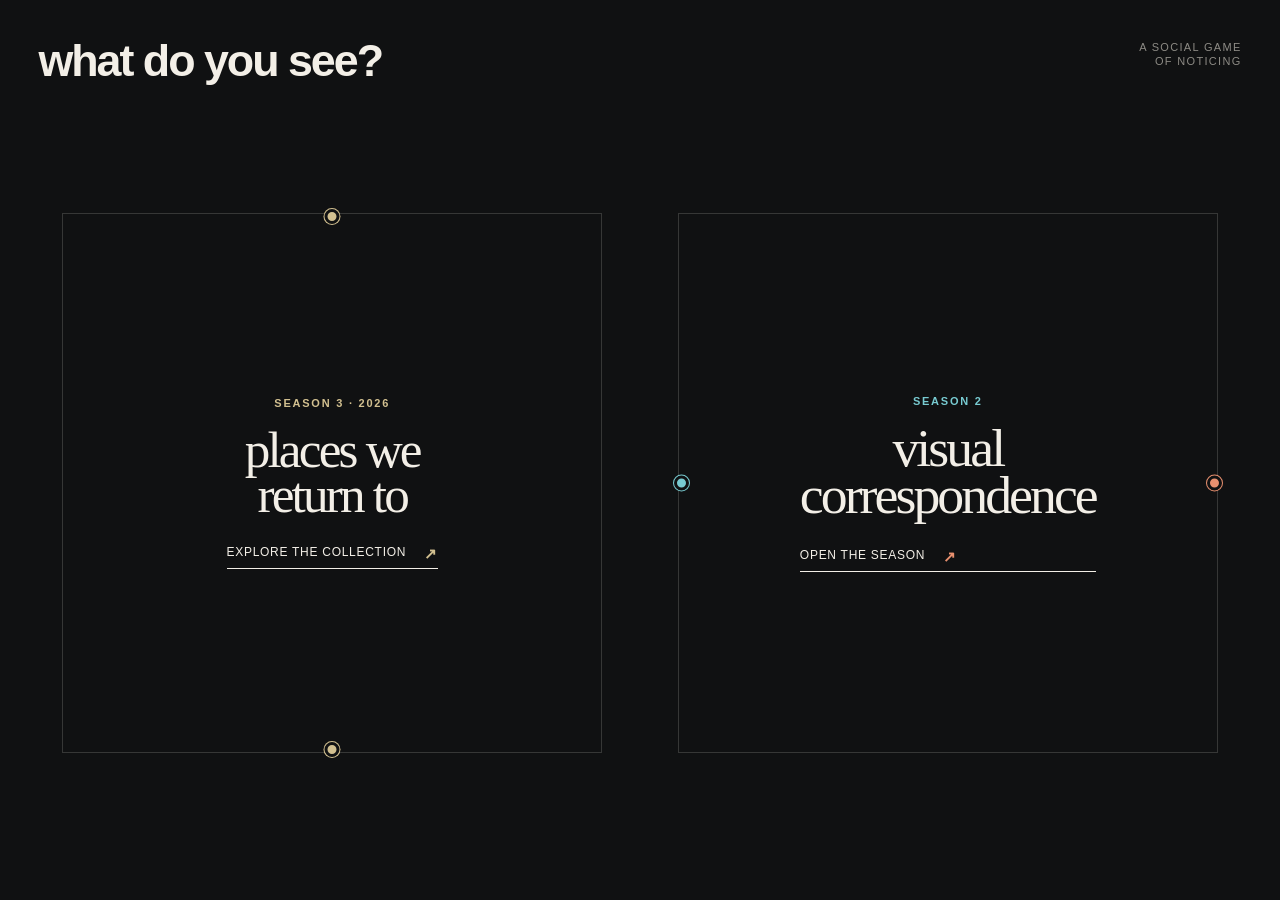
<file: finale-lab/index.html>
<!doctype html>
<html lang="ru">
  <head>
    <meta charset="UTF-8" />
    <meta name="viewport" content="width=device-width, initial-scale=1" />
    <meta name="theme-color" content="#101112" />
    <title>What Do You See?</title>
    <link rel="stylesheet" href="styles.css?v=home-5" />
  </head>
  <body>
    <main class="home home--dialogue" aria-label="What Do You See seasons">
      <header class="home-masthead">
        <h1 class="home-wordmark">what do you see?</h1>
        <p>a social game<br />of noticing</p>
      </header>

      <nav class="season-links" aria-label="Explore the seasons">
        <a class="dialogue dialogue--observation" href="season3/" aria-label="Open Season 3: Places we return to">
          <div class="dialogue-message">
            <span class="dialogue-kicker">Season 3 · 2026</span>
            <strong>places we<br />return to</strong>
            <span class="dialogue-open">explore the collection <b>↗</b></span>
          </div>
        </a>
        <a class="dialogue" href="season2/" aria-label="Open Season 2: visual correspondence">
          <div class="dialogue-message">
            <span class="dialogue-kicker">Season 2</span>
            <strong>visual<br />correspondence</strong>
            <span class="dialogue-open">open the season <b>↗</b></span>
          </div>
        </a>
      </nav>
    </main>
  </body>
</html>
</file>
<file: finale-lab/styles.css>
:root {
  --ink: #101112;
  --paper: #f3efe7;
  --muted: #8d8b85;
  --line: rgba(243, 239, 231, 0.17);
  --voice-a: #78cbd1;
  --voice-b: #e8906f;
}

* { box-sizing: border-box; }
html { background: var(--ink); }
body { margin: 0; background: var(--ink); color: var(--paper); font-family: ui-sans-serif, -apple-system, BlinkMacSystemFont, "Segoe UI", sans-serif; }
button { font: inherit; }

.home {
  min-height: 100svh;
  padding: clamp(22px, 3vw, 44px);
  overflow: hidden;
}
.home--dialogue { display: grid; grid-template-rows: auto 1fr; gap: 22px; }
.home-masthead { display: flex; align-items: flex-start; justify-content: space-between; gap: 24px; }
.home-wordmark {
  margin: 0;
  font-family: inherit;
  font-size: clamp(30px, 3.5vw, 52px);
  font-weight: 650;
  line-height: 1;
  letter-spacing: -.045em;
}
.home-masthead p { margin: 3px 0 0; color: var(--muted); font-size: 11px; line-height: 1.25; text-align: right; text-transform: uppercase; letter-spacing: .12em; }
.season-links { display: grid; grid-template-columns: repeat(2, minmax(0, 1fr)); align-items: center; gap: clamp(20px, 4vw, 60px); width: min(100%, 1180px); margin: auto; }
.dialogue {
  position: relative;
  display: grid;
  grid-template-columns: minmax(0, 1fr);
  place-items: center;
  width: 100%;
  min-height: 0;
  margin: auto;
  color: var(--paper);
  text-decoration: none;
  isolation: isolate;
}
.dialogue::before { content: ""; position: absolute; left: 50%; top: 50%; z-index: -1; width: min(42vw, 500px); height: 1px; background: linear-gradient(90deg, var(--voice-a), var(--line) 42%, var(--line) 58%, var(--voice-b)); transform: translate(-50%, -50%); }
.dialogue-message { position: relative; z-index: 2; grid-column: 1; justify-self: center; display: grid; place-content: center; width: min(100%, 540px); aspect-ratio: 1; padding: clamp(30px, 4vw, 56px); border: 1px solid var(--line); background: var(--ink); text-align: center; transition: border-color 220ms ease, transform 300ms ease; }
.dialogue-message::before,
.dialogue-message::after { content: ""; position: absolute; top: 50%; width: 9px; height: 9px; border: 3px solid var(--ink); border-radius: 50%; transform: translateY(-50%); }
.dialogue-message::before { left: -5px; background: var(--voice-a); box-shadow: 0 0 0 1px var(--voice-a); }
.dialogue-message::after { right: -5px; background: var(--voice-b); box-shadow: 0 0 0 1px var(--voice-b); }
.dialogue-kicker { display: block; margin-bottom: 18px; color: var(--voice-a); font-size: 11px; font-weight: 700; letter-spacing: .16em; text-transform: uppercase; }
.dialogue-message strong { display: block; max-width: 100%; font-family: Georgia, "Times New Roman", serif; font-size: clamp(40px, 4.2vw, 60px); font-weight: 400; line-height: .88; letter-spacing: -.055em; }
.dialogue-open { display: inline-flex; gap: 18px; margin-top: 28px; padding-bottom: 5px; border-bottom: 1px solid var(--paper); font-size: 12px; letter-spacing: .06em; text-transform: uppercase; }
.dialogue-open b { color: var(--voice-b); font-size: 15px; transition: transform 180ms ease; }
.dialogue:hover .dialogue-message { border-color: rgba(243, 239, 231, .45); transform: scale(1.015); }
.dialogue:hover .dialogue-open b { transform: translate(3px, -3px); }
.dialogue:focus-visible { outline: 1px solid var(--paper); outline-offset: 8px; }
.dialogue--observation { --voice-a: #d2c090; --voice-b: #d2c090; }
.dialogue--observation::before { width: 1px; height: 78%; background: linear-gradient(var(--voice-a), var(--line) 42%, var(--line) 58%, var(--voice-b)); }
.dialogue--observation .dialogue-message::before { top: -5px; left: 50%; transform: translateX(-50%); }
.dialogue--observation .dialogue-message::after { top: auto; right: auto; bottom: -5px; left: 50%; transform: translateX(-50%); }
.dialogue--observation .dialogue-message strong { font-size: clamp(40px, 4vw, 58px); }

.delta { min-height: 100svh; padding: clamp(28px, 6vw, 90px) clamp(20px, 7vw, 120px) 36px; }
.intro { max-width: 760px; margin: 0 auto clamp(36px, 7vw, 84px); }
.intro-meta { display: flex; align-items: center; justify-content: space-between; gap: 24px; margin-bottom: 22px; }
.eyebrow, .viewer-count, .pair-meta { color: var(--muted); }
.eyebrow { margin: 0; font-size: 11px; font-weight: 700; letter-spacing: .16em; }
h1 { margin: 0; max-width: 700px; font-family: Georgia, "Times New Roman", serif; font-size: clamp(38px, 6vw, 82px); font-weight: 400; line-height: 1.02; letter-spacing: -.035em; }
.about-season { display: grid; grid-template-columns: 142px minmax(0, 1fr); gap: 32px; margin-top: 42px; padding-top: 24px; border-top: 1px solid var(--line); }
.about-label { margin: 3px 0 0; color: var(--muted); font-size: 10px; font-weight: 700; letter-spacing: .14em; line-height: 1.4; }
.about-copy { max-width: 560px; }
.about-copy p { margin: 0; font-size: 16px; line-height: 1.62; }
.about-copy p + p { margin-top: 16px; }
.bot-credit { margin: 24px 0 0 174px; color: var(--muted); font-size: 13px; }
.bot-credit a { color: var(--paper); text-underline-offset: 3px; }
.bot-credit a:hover { color: var(--accent, #b4d76b); }
.language-switch { display: inline-flex; flex: 0 0 auto; padding: 3px; border: 1px solid var(--line); border-radius: 999px; }
.language-switch button { min-width: 38px; border: 0; border-radius: 999px; padding: 6px 9px; color: var(--muted); background: transparent; cursor: pointer; font-size: 11px; font-weight: 700; letter-spacing: .06em; }
.language-switch button[aria-pressed="true"] { color: var(--ink); background: var(--paper); }

.river-index { max-width: 1280px; margin: auto; }
.pair-grid { display: grid; grid-template-columns: repeat(4, minmax(0, 1fr)); gap: clamp(12px, 2vw, 28px); }
.pair { position: relative; min-height: 300px; padding: 0; overflow: hidden; border: 0; border-radius: 2px; background: #1d1e1d; color: var(--paper); cursor: pointer; text-align: left; isolation: isolate; }
.pair::after { content: ""; position: absolute; inset: 0; z-index: -1; background: linear-gradient(180deg, transparent 35%, rgba(0,0,0,.78) 100%); }
.pair:hover img, .pair:focus-visible img { transform: scale(1.035); }
.pair:focus-visible { outline: 2px solid var(--paper); outline-offset: 3px; }
.pair:disabled { cursor: default; opacity: .46; }
.pair:disabled:hover img { transform: none; }
.pair img { width: 100%; height: 100%; position: absolute; inset: 0; object-fit: cover; transition: transform 350ms ease; z-index: -2; }
.pair-copy { position: absolute; right: 15px; bottom: 14px; left: 15px; display: flex; align-items: end; justify-content: space-between; gap: 10px; }
.pair-label { font-family: Georgia, "Times New Roman", serif; font-size: 26px; letter-spacing: -.04em; }
.pair-meta { font-size: 12px; }
.thread { position: absolute; top: 0; bottom: 0; left: 12px; width: 3px; background: var(--accent); }
.pair.done .thread::after { content: ""; position: absolute; bottom: 10px; left: -3px; width: 9px; height: 9px; border-radius: 50%; background: var(--accent); }
.pair:not(.done) .thread::after { content: ""; position: absolute; bottom: 8px; left: -4px; width: 9px; height: 9px; border: 2px solid var(--accent); border-radius: 50%; background: var(--ink); }
.delta-footer { display: flex; justify-content: space-between; gap: 24px; max-width: 1280px; margin: 32px auto 0; color: var(--muted); font-size: 12px; line-height: 1.5; }

.viewer { display: none; min-height: 100svh; background: var(--ink); }
.viewer.open { display: block; }
.viewer-topbar { position: fixed; inset: 0 0 auto; z-index: 4; display: grid; grid-template-columns: 1fr auto 1fr; align-items: center; min-height: 68px; padding: 12px clamp(16px, 3vw, 38px); border-bottom: 1px solid var(--line); background: rgba(16, 17, 18, .96); backdrop-filter: blur(14px); }
.close { border: 0; padding: 9px 0; color: var(--paper); background: transparent; cursor: pointer; text-align: left; }
.close::before { content: "← "; color: var(--accent); }
.viewer-title { margin: 0; font-family: Georgia, "Times New Roman", serif; font-size: 18px; white-space: nowrap; }
.viewer-tools { justify-self: end; display: flex; align-items: center; gap: 18px; }
.viewer-count { justify-self: end; margin: 0; font-size: 12px; }
.language-switch--compact button { min-width: 30px; padding: 4px 6px; font-size: 9px; }
.timeline { position: relative; width: min(100%, 820px); margin: 0 auto; padding: 132px 24px 18vh 88px; outline: none; }
.timeline::before { content: ""; position: absolute; top: 132px; bottom: calc(18vh + 18px); left: 42px; width: 1px; background: var(--line); }
.timeline-item { --voice-color: var(--voice-a); --item-gap: clamp(54px, 9vh, 104px); --thread-x: -46px; position: relative; margin: 0 0 var(--item-gap); scroll-margin-top: 94px; }
.timeline-item.voice-b { --voice-color: var(--voice-b); }
.timeline-item::after { content: ""; position: absolute; top: 5px; bottom: calc(var(--item-gap) * -1); left: var(--thread-x); width: 1px; background: var(--voice-color); }
.timeline-item::before { content: ""; position: absolute; z-index: 1; top: 5px; left: calc(var(--thread-x) - 5px); width: 9px; height: 9px; border: 2px solid var(--ink); border-radius: 50%; background: var(--voice-color); box-shadow: 0 0 0 1px var(--voice-color); }
.photo-frame { display: flex; width: 100%; justify-content: flex-start; }
.timeline-item.voice-b .photo-frame { justify-content: flex-end; }
.photo-frame img { display: block; width: auto; height: auto; max-width: 100%; max-height: min(72svh, 760px); background: #18191a; box-shadow: 0 14px 42px rgba(0, 0, 0, .25); }
.slide-caption { display: flex; justify-content: space-between; gap: 16px; margin: 0 0 12px; color: var(--muted); font-size: 11px; letter-spacing: .1em; text-transform: uppercase; }
.slide-caption span:last-child { color: var(--voice-color); }
.timeline-item.voice-b .slide-caption { flex-direction: row-reverse; }
.timeline-end { position: relative; min-height: 42px; color: var(--muted); font-size: 12px; line-height: 1.45; }
.timeline-end::before { content: ""; position: absolute; top: 4px; left: -54px; width: 11px; height: 11px; border: 1px solid var(--accent); border-radius: 50%; background: var(--ink); }
.timeline-end.complete::before { background: var(--accent); }
.timeline-end p { margin: 0; }

@media (max-width: 800px) {
  .home { padding: 20px 16px; }
  .home-wordmark { font-size: clamp(28px, 9vw, 42px); }
  .season-links { grid-template-columns: 1fr; max-width: 480px; gap: 26px; padding: 44px 0 24px; }
  .dialogue { width: 100%; margin: 0; }
  .dialogue-message { width: min(86vw, 480px); padding: 36px 20px; }
  .dialogue-message strong { font-size: clamp(38px, 12vw, 58px); }
  .dialogue-open { gap: 10px; margin-top: 24px; font-size: 10px; }
  .delta { padding-top: 40px; }
  .about-season { grid-template-columns: 1fr; gap: 12px; margin-top: 30px; padding-top: 18px; }
  .about-copy p { font-size: 15px; }
  .bot-credit { margin-left: 0; }
  .delta-footer { flex-direction: column; gap: 8px; }
  .pair-grid { grid-template-columns: repeat(2, minmax(0, 1fr)); gap: 12px; }
  .pair { min-height: 225px; }
  .viewer-topbar { grid-template-columns: 1fr auto auto; min-height: 58px; padding: 8px 14px; gap: 12px; }
  .close { font-size: 13px; }
  .viewer-title { font-size: 15px; letter-spacing: -.02em; }
  .viewer-tools { gap: 9px; }
  .viewer-count { font-size: 11px; }
  .timeline { width: 100%; padding: 104px 16px 14vh 50px; }
  .timeline::before { top: 104px; bottom: calc(14vh + 15px); left: 23px; }
  .timeline-item { --item-gap: 58px; --thread-x: -27px; scroll-margin-top: 76px; }
  .timeline-item.voice-a .photo-frame { justify-content: flex-start; }
  .timeline-item.voice-b .photo-frame { justify-content: flex-end; }
  .photo-frame img { max-width: 82%; max-height: 58svh; }
  .timeline-item.voice-a .slide-caption { margin-right: 18%; }
  .timeline-item.voice-b .slide-caption { margin-left: 18%; }
  .timeline-end::before { left: -34px; }
}

@media (max-width: 420px) {
  h1 { font-size: 38px; line-height: 1.04; }
  .close { font-size: 0; }
  .close::before { font-size: 20px; }
  .viewer-topbar { grid-template-columns: 34px 1fr auto; }
  .viewer-title { justify-self: center; }
  .language-switch--compact button { min-width: 27px; padding-inline: 5px; }
}
</file>
